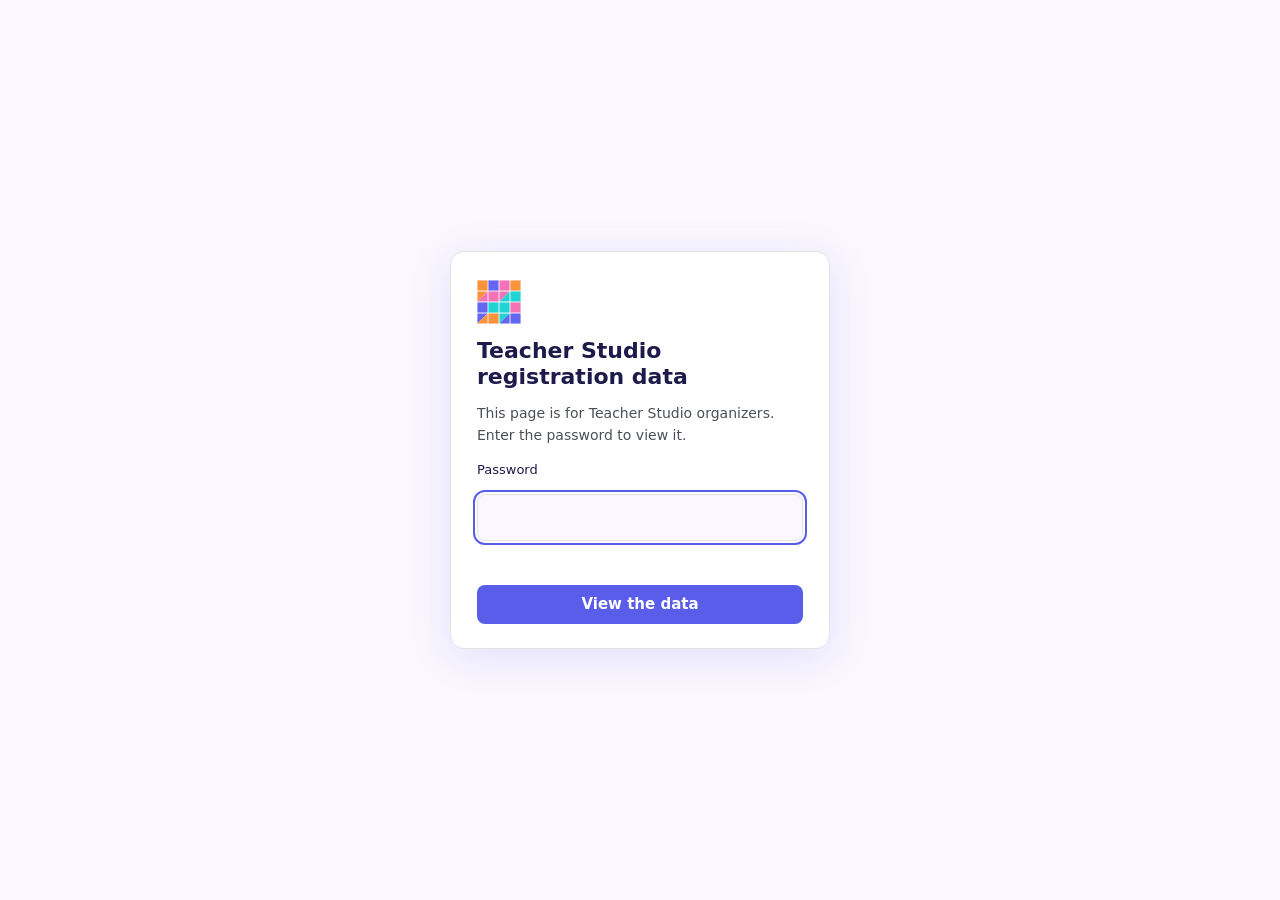
<file: regdata/index.html>
<!DOCTYPE html>
<html lang="en">
<head>
    <meta charset="UTF-8">
    <meta name="viewport" content="width=device-width, initial-scale=1.0">
    <!-- Organizer-only page. The report data lives encrypted in data.enc.json
         (AES-GCM, key derived from the password with PBKDF2) and is only
         decrypted in the browser after the password is entered. This is a
         speed bump against casual sharing, not real access control.
         To rebuild the data, see README.md in this folder. -->
    <meta http-equiv="Content-Security-Policy" content="default-src 'self'; script-src 'self' https://static.cloudflareinsights.com; style-src 'self' 'unsafe-inline' https://fonts.googleapis.com; font-src https://fonts.gstatic.com; img-src 'self' data:; connect-src 'self' https://cloudflareinsights.com; base-uri 'self'; form-action 'self'; object-src 'none'">
    <meta name="robots" content="noindex, nofollow">
    <title>Teacher Studio | Registration Data</title>
    <link rel="icon" type="image/svg+xml" href="../images/quilt-icon.svg">
    <link rel="preconnect" href="https://fonts.googleapis.com">
    <link rel="preconnect" href="https://fonts.gstatic.com" crossorigin>
    <link href="https://fonts.googleapis.com/css2?family=Fredoka:wght@500;600&family=Inter:wght@400;500;600&family=IBM+Plex+Mono:wght@400;500&display=swap" rel="stylesheet">
    <style>
/* Layout: single reading column of findings; each finding = headline claim + chart + short note. Summary strip first, method notes last. */
:root{
  --bg:#faf7ff; --surface:#ffffff; --ink:#1e1b4b; --ink-2:#4b4f57; --muted:#7a7e85; --rule:#e2e3df; --grid:#ecece8;
  --brand:#5a5dea; --accent:#2a78d6; --s1:#2a78d6; --s2:#eb6834; --s3:#1baf7a; --s4:#eda100; --s5:#e87ba4; --neutral:#b9bab4; --hl:#fff3d6;
  --f-display:"Fredoka",ui-rounded,system-ui,sans-serif; --f-body:"Inter",ui-sans-serif,system-ui,sans-serif; --f-mono:"IBM Plex Mono",ui-monospace,Menlo,monospace;
}
@media (prefers-color-scheme:dark){:root:not([data-theme="light"]){
  --bg:#121311; --surface:#1a1a19; --ink:#f4f4f1; --ink-2:#c3c2b7; --muted:#8f8e86; --rule:#2e2e2b; --grid:#272725;
  --brand:#818cf8; --accent:#3987e5; --s1:#3987e5; --s2:#d95926; --s3:#199e70; --s4:#c98500; --s5:#d55181; --neutral:#55554f; --hl:#3a3220; color-scheme:dark}}
:root[data-theme="dark"]{
  --bg:#121311; --surface:#1a1a19; --ink:#f4f4f1; --ink-2:#c3c2b7; --muted:#8f8e86; --rule:#2e2e2b; --grid:#272725;
  --brand:#818cf8; --accent:#3987e5; --s1:#3987e5; --s2:#d95926; --s3:#199e70; --s4:#c98500; --s5:#d55181; --neutral:#55554f; --hl:#3a3220; color-scheme:dark}
*{box-sizing:border-box}
body{background:var(--bg);color:var(--ink);font:15px/1.55 var(--f-body);margin:0}
.wrap{max-width:1040px;margin:0 auto;padding-inline:20px;padding-block:40px 64px}
header{display:grid;gap:10px;margin-bottom:28px}
.eyebrow{font:500 12px/1 var(--f-mono);letter-spacing:.08em;text-transform:uppercase;color:var(--muted)}
h1{font:600 clamp(30px,5vw,46px)/1.05 var(--f-display);margin:0;text-wrap:balance;letter-spacing:-.01em}
h2{font:600 clamp(21px,3vw,27px)/1.15 var(--f-display);margin:0;text-wrap:balance}
h3{font:600 14px/1.3 var(--f-body);margin:0;color:var(--ink)}
p{margin:0;max-width:68ch}
.lede{color:var(--ink-2);font-size:16px}
.kpis{display:grid;grid-template-columns:repeat(auto-fit,minmax(150px,1fr));gap:1px;background:var(--rule);border:1px solid var(--rule);border-radius:10px;overflow:hidden;margin-bottom:12px}
.kpi{background:var(--surface);padding:16px 18px;display:grid;gap:4px;align-content:start}
.kpi b{font:500 30px/1 var(--f-mono);font-variant-numeric:tabular-nums;letter-spacing:-.02em}
.kpi span{font-size:13px;color:var(--ink-2);line-height:1.35}
.takeaways{display:grid;gap:8px;margin:28px 0 8px;padding:20px 22px;background:var(--surface);border:1px solid var(--rule);border-radius:10px}
.takeaways ol{margin:0;padding-left:20px;display:grid;gap:8px}
.takeaways li{max-width:80ch}
section{display:grid;gap:14px;padding-block:36px;border-top:1px solid var(--rule)}
section:first-of-type{border-top:0}
.sec-head{display:grid;gap:8px}
.grid2{display:grid;grid-template-columns:repeat(auto-fit,minmax(min(100%,440px),1fr));gap:20px}
.card{background:var(--surface);border:1px solid var(--rule);border-radius:10px;padding:16px 16px 12px;display:grid;gap:10px;min-width:0}
.card .sub{font-size:13px;color:var(--ink-2)}
.chart{width:100%;overflow-x:auto}
.chart svg{display:block;width:100%;height:auto;overflow:visible}
.legend{display:flex;flex-wrap:wrap;gap:6px 16px;font-size:12.5px;color:var(--ink-2)}
.legend i{display:inline-block;width:10px;height:10px;border-radius:2px;margin-right:6px;vertical-align:-1px}
.note{font-size:13px;color:var(--ink-2);max-width:80ch}
.note strong{color:var(--ink)}
svg text{font-family:var(--f-body);fill:var(--ink-2);font-size:11px}
svg .tick{fill:var(--muted);font-family:var(--f-mono);font-size:10.5px}
svg .val{fill:var(--ink);font-family:var(--f-mono);font-size:11px}
svg .lab{fill:var(--ink);font-size:12px}
svg .gl{stroke:var(--grid);stroke-width:1}
svg .base{stroke:var(--rule);stroke-width:1}
svg .ref{stroke:var(--ink-2);stroke-width:1;stroke-dasharray:3 3}
svg .hit{fill:transparent;cursor:default}
svg .hit:hover+.m,svg g.hov:hover .m{opacity:.85}
#tip{position:fixed;pointer-events:none;z-index:9;background:var(--ink);color:var(--surface);font-size:12.5px;line-height:1.4;padding:8px 10px;border-radius:6px;max-width:260px;opacity:0;transition:opacity .08s}
#tip b{font-weight:600}
table{border-collapse:collapse;width:100%;font-size:13px}
th,td{white-space:nowrap;text-align:left;padding:7px 10px;border-bottom:1px solid var(--rule);vertical-align:top}
th{font:500 11px/1.2 var(--f-mono);text-transform:uppercase;letter-spacing:.06em;color:var(--muted)}
td.n,th.n{text-align:right;font-family:var(--f-mono);font-variant-numeric:tabular-nums}
.tablewrap{overflow-x:auto}
details{background:var(--surface);border:1px solid var(--rule);border-radius:10px;padding:12px 16px}
summary{cursor:pointer;font-weight:600;font-size:14px}
summary:focus-visible{outline:2px solid var(--accent);outline-offset:3px}
.pill{display:inline-block;font:500 11px/1 var(--f-mono);padding:3px 6px;border-radius:4px;background:var(--hl);color:var(--ink)}
.methods{display:grid;gap:10px;font-size:13.5px;color:var(--ink-2)}
.methods ul{margin:0;padding-left:18px;display:grid;gap:6px}
a{color:var(--accent)}
@media (max-width:560px){.wrap{padding-inline:16px}.kpi b{font-size:25px}}

.topbar{display:flex;align-items:center;gap:10px;font-size:13px;margin-bottom:24px}
.topbar img{width:28px;height:28px;border-radius:4px}
.topbar a{color:var(--brand);text-decoration:none;font-weight:500}
.topbar a:hover{text-decoration:underline}
.gate{position:fixed;inset:0;z-index:20;display:grid;place-items:center;padding:16px;background:color-mix(in srgb,var(--bg) 92%,transparent);backdrop-filter:blur(6px)}
.gate form{background:var(--surface);border:1px solid var(--rule);border-radius:14px;box-shadow:0 8px 40px rgba(99,102,241,.16);padding:28px 26px 24px;width:min(100%,380px);display:grid;gap:14px}
.gate img{width:44px;height:44px}
.gate h2{font-size:22px}
.gate p{font-size:14px;color:var(--ink-2)}
.gate label{font-size:13px;font-weight:500}
.gate input{font:inherit;font-size:16px;padding:10px 12px;border:1px solid var(--rule);border-radius:8px;background:var(--bg);color:var(--ink);width:100%}
.gate input:focus-visible,.gate button:focus-visible{outline:2px solid var(--brand);outline-offset:2px}
.gate button{font:600 15px/1 var(--f-body);padding:12px;border:0;border-radius:8px;background:var(--brand);color:#fff;cursor:pointer}
.gate button:disabled{opacity:.6;cursor:wait}
.gate .err{color:#c2410c;font-size:13px;min-height:1.2em;margin:0}
.gate[hidden]{display:none!important}
#report[hidden]{display:none!important}
</style>
</head>
<body>
<div class="gate" id="gate">
  <form id="gate-form" autocomplete="off">
    <img src="../images/quilt-icon.svg" alt="">
    <h2>Teacher Studio registration data</h2>
    <p>This page is for Teacher Studio organizers. Enter the password to view it.</p>
    <label for="pw">Password</label>
    <input id="pw" name="pw" type="password" required autofocus>
    <p class="err" id="gate-err" role="alert"></p>
    <button type="submit" id="gate-btn">View the data</button>
  </form>
</div>
<div class="wrap" id="report" hidden>
<div class="topbar"><img src="../images/quilt-icon.svg" alt=""><a href="../">teacherstudio.org</a><span style="color:var(--muted)">/ registration data · for organizers</span></div>
<header>
  <div class="eyebrow">Teacher Studio · registration data Nov 2022 – Oct 2026</div>
  <h1>Who comes to Teacher Studio, and what brings them back</h1>
  <p class="lede">An analysis of 648 sign-ups from the shared registration form, matched to people and to the workshop topics in the site's Resource Archive.</p>
</header>

<div class="kpis" id="kpis"></div>

<div class="takeaways">
  <h3>Five things the data says</h3>
  <ol id="take"></ol>
</div>

<section id="growth">
  <div class="sec-head">
    <div class="eyebrow">Growth</div>
    <h2>Two fall surges brought in most of the newcomers</h2>
    <p class="note">Each bar is one workshop. Blue is first-time registrants; orange is people who had registered before. Hover a bar for the topic.</p>
  </div>
  <div class="card">
    <div class="legend"><span><i style="background:var(--s1)"></i>First-time registrants</span><span><i style="background:var(--s2)"></i>Returning registrants</span></div>
    <div class="chart" id="c-workshops"></div>
  </div>
  <div class="grid2">
    <div class="card">
      <h3>By season</h3>
      <div class="tablewrap"><table id="t-seasons"></table></div>
    </div>
    <div class="card">
      <h3>Cumulative unique people</h3>
      <div class="sub">Running total of distinct individuals who have registered at least once.</div>
      <div class="chart" id="c-cum"></div>
    </div>
  </div>
</section>

<section id="topics">
  <div class="sec-head">
    <div class="eyebrow">Topics vs. timing</div>
    <h2>The calendar predicts turnout better than the topic does</h2>
    <p class="note">Raw counts mostly track how big the community was that year, so each workshop is shown as a <strong>turnout index</strong>: its registrations divided by the median workshop in the same season. 1.0 means a typical month for that year.</p>
  </div>
  <div class="grid2">
    <div class="card">
      <h3>Turnout index by month</h3>
      <div class="sub">Average across seasons. Nov and Dec ran above typical every year; Sep, Jan and May ran below.</div>
      <div class="chart" id="c-month"></div>
    </div>
    <div class="card">
      <h3>Turnout index by topic theme</h3>
      <div class="sub">Each dot is a workshop with a known topic. The four themes overlap almost completely.</div>
      <div class="chart" id="c-theme"></div>
    </div>
  </div>
  <details>
    <summary>Every workshop, ranked by turnout index</summary>
    <div class="tablewrap" style="margin-top:10px"><table id="t-workshops"></table></div>
  </details>
</section>

<section id="frequency">
  <div class="sec-head">
    <div class="eyebrow">Frequency</div>
    <h2>Most people come once; a small core carries the series</h2>
  </div>
  <div class="grid2">
    <div class="card">
      <h3>People by number of workshops registered for</h3>
      <div class="chart" id="c-freq"></div>
      <div class="note" id="n-freq"></div>
    </div>
    <div class="card">
      <h3>Do newcomers come back?</h3>
      <div class="sub">Grouped by the season of each person's first registration.</div>
      <div class="legend"><span><i style="background:var(--s1)"></i>Registered again, any time</span><span><i style="background:var(--s2)"></i>Registered again in a later season</span></div>
      <div class="chart" id="c-ret"></div>
      <div class="note">The 2025–26 cohort has had less time to return, so its rate will rise. The drop from 60% to 34% is real, though: the big 2024–25 cohort returned at roughly half the rate of the first one.</div>
    </div>
  </div>
</section>

<section id="audience">
  <div class="sec-head">
    <div class="eyebrow">Audience</div>
    <h2>Classroom teachers are the biggest group; museum educators, public librarians and coaches return most</h2>
    <p class="note">Role comes from each person's most recent answer (first role listed when they picked several). Librarians are split by workplace. Bar length is people; the number after each bar is the share who registered for two or more workshops.</p>
  </div>
  <div class="grid2">
    <div class="card">
      <h3>People by role</h3>
      <div class="chart" id="c-role"></div>
    </div>
    <div class="card">
      <h3>People by organization type</h3>
      <div class="chart" id="c-org"></div>
    </div>
  </div>
  <div class="grid2">
    <div class="card">
      <h3>Where first-time registrants came from</h3>
      <div class="sub">Inferred from organization names and email domains. 2024–25 is when the series went national.</div>
      <div class="legend" id="lg-region"></div>
      <div class="chart" id="c-region"></div>
    </div>
    <div class="card">
      <h3>Engagement by location</h3>
      <div class="sub">People outside Wisconsin, who almost all join on Zoom, come back more often than Wisconsin registrants.</div>
      <div class="tablewrap"><table id="t-region"></table></div>
    </div>
  </div>
  <div class="card">
    <h3>Organizations sending three or more people</h3>
    <div class="sub">Grouped by email domain. These are the natural places to recruit through an existing champion.</div>
    <div class="chart" id="c-orgs"></div>
  </div>
</section>

<section id="timing">
  <div class="sec-head">
    <div class="eyebrow">Registration timing</div>
    <h2>Half of sign-ups arrive in the final week</h2>
  </div>
  <div class="grid2">
    <div class="card">
      <h3>Days between registering and the workshop</h3>
      <div class="chart" id="c-lead"></div>
      <div class="note" id="n-lead"></div>
    </div>
    <div class="card">
      <h3>Registrations by weekday</h3>
      <div class="chart" id="c-dow"></div>
      <div class="note">Most people sign up Monday through Thursday. Few register on weekends, so weekday announcements are likely to reach more people.</div>
    </div>
  </div>
  <div class="card">
    <h3>How people planned to attend</h3>
    <div class="sub" id="n-mode"></div>
    <div class="chart" id="c-mode"></div>
  </div>
</section>

<section id="method">
  <div class="sec-head">
    <div class="eyebrow">Method & caveats</div>
    <h2>How these numbers were built</h2>
  </div>
  <div class="methods">
    <ul>
      <li><strong>People.</strong> 648 form rows were merged into 316 people by matching email, then name, then fixing a few typos by hand. When someone's details changed, their most recent answer was kept.</li>
      <li><strong>Workshop dates and topics</strong> come from the Resource Archive on teacherstudio.org. Each registration counts toward the next workshop on or after its timestamp. Some archive dates don't match the registrations: Apr 2023 (listed as a Monday), Nov 2024, Nov 2025 and May 2026 (listed as a Friday). In those months, people kept registering after the listed date, and nine of them registered again for the following month. Those workshops were moved to the third Thursday.</li>
      <li><strong>Topics are missing</strong> for Sep 2023, May 2024, Jan 2025, Sep 2025, Feb 2026 and Apr 2026. "Puppets – 3 ways!" is archived as July 16, 2026. Its description mentions Anwar Floyd-Pruitt, who died in 2025, so it was probably the Feb or Apr 2026 session.</li>
      <li><strong>Role, organization type and location</strong> were assigned by keyword rules plus hand fixes. 17 people couldn't be placed geographically. Treat these groupings as close estimates, not exact counts.</li>
      <li><strong>Registrations are not attendance.</strong> The form doesn't record who showed up. Oct 2022 (Cardboard Mask Making) came before this form was in use.</li>
      <li><strong>Small samples.</strong> Each month has only 2–4 data points, so the month and theme patterns are directional.</li>
    </ul>
  </div>
</section>
</div>
<div id="tip" role="tooltip"></div>

<script src="regdata.js"></script>
</body>
</html>
</file>
